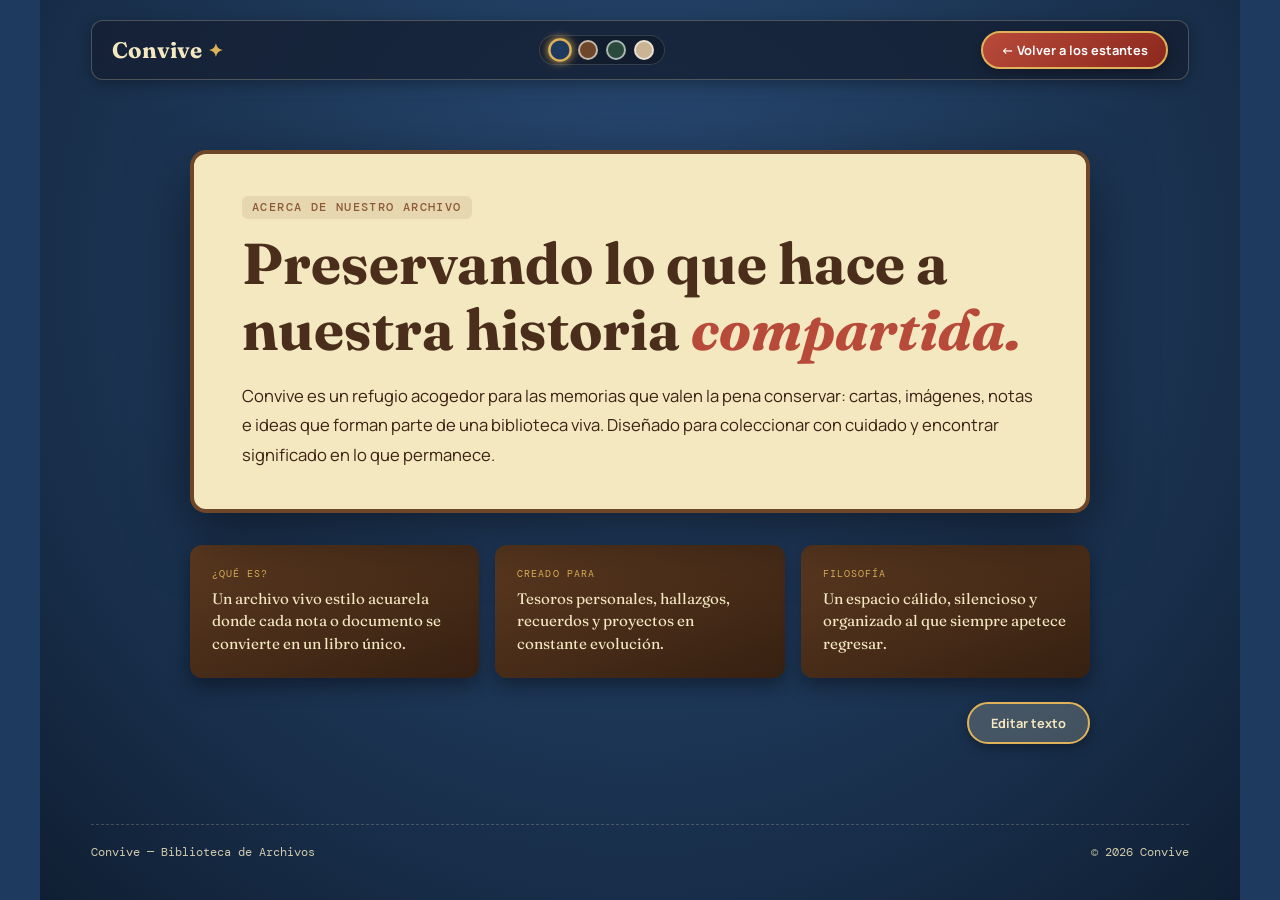
<file: about.html>
<!doctype html>
<html lang="es">
<head>
  <meta charset="utf-8" />
  <meta name="viewport" content="width=device-width, initial-scale=1" />
  <title>Acerca de Convive — Tu Biblioteca de Archivos</title>
  <link rel="preconnect" href="https://fonts.googleapis.com">
  <link rel="preconnect" href="https://fonts.gstatic.com" crossorigin>
  <link href="https://fonts.googleapis.com/css2?family=DM+Mono:wght@400;500&family=Fraunces:ital,opsz,wght@0,9..144,400;0,9..144,600;0,9..144,700;1,9..144,400;1,9..144,600&family=Manrope:wght@400;500;600;700&display=swap" rel="stylesheet">
  <style>
    :root {
      --ink: #1b263b;
      --paper-warm: #f4e8c1;
      --paper-muted: #ead9b4;
      --wood-dark: #4a2e1b;
      --wood-medium: #6e472a;
      --gold-foil: #dfb259;
      --wall-bg: #1e3a5f;
      --wall-bg-gradient: radial-gradient(circle at 50% 30%, #284a77 0%, #172d4a 70%, #0f1e33 100%);
    }

    body.theme-navy {
      --wall-bg: #1e3a5f;
      --wall-bg-gradient: radial-gradient(circle at 50% 30%, #294b75 0%, #182e4a 70%, #0f1f33 100%);
    }
    body.theme-amber {
      --wall-bg: #6e472a;
      --wall-bg-gradient: radial-gradient(circle at 50% 30%, #855734 0%, #57371f 70%, #3a2211 100%);
    }
    body.theme-forest {
      --wall-bg: #2a4a3c;
      --wall-bg-gradient: radial-gradient(circle at 50% 30%, #38614f 0%, #203a2e 70%, #12241c 100%);
    }
    body.theme-parchment {
      --wall-bg: #cbb493;
      --wall-bg-gradient: radial-gradient(circle at 50% 30%, #ded1ba 0%, #b8a07c 70%, #8f7756 100%);
      --ink: #2b1f17;
    }

    * { box-sizing: border-box; }

    html, body {
      margin: 0;
      padding: 0;
      font-family: 'Manrope', -apple-system, sans-serif;
      color: var(--paper-warm);
      background: var(--wall-bg);
      min-height: 100vh;
      overflow-x: hidden;
    }

    .page {
      position: relative;
      max-width: 1200px;
      min-height: 100vh;
      margin: 0 auto;
      padding: 20px 4vw 40px;
      background: var(--wall-bg-gradient);
      display: flex;
      flex-direction: column;
      justify-content: space-between;
      transition: background 0.4s ease;
    }

    header {
      display: flex;
      align-items: center;
      justify-content: space-between;
      gap: 16px;
      padding: 10px 20px;
      background: rgba(20, 30, 48, 0.75);
      border: 1px solid rgba(244, 232, 193, 0.25);
      border-radius: 12px;
      box-shadow: 0 4px 16px rgba(0, 0, 0, 0.3);
    }

    .brand {
      font-family: 'Fraunces', serif;
      font-size: 1.4rem;
      font-weight: 700;
      color: var(--paper-warm);
      text-decoration: none;
      display: flex;
      align-items: center;
      gap: 6px;
    }
    .brand span { color: var(--gold-foil); font-size: 1.1rem; }

    .theme-swatches {
      display: flex;
      align-items: center;
      gap: 8px;
      padding: 4px 10px;
      background: rgba(0, 0, 0, 0.25);
      border-radius: 20px;
      border: 1px solid rgba(255, 255, 255, 0.15);
    }
    .swatch {
      width: 20px;
      height: 20px;
      border-radius: 50%;
      border: 2px solid rgba(255, 255, 255, 0.6);
      cursor: pointer;
      padding: 0;
      transition: transform 0.2s ease;
    }
    .swatch:hover, .swatch.active {
      transform: scale(1.18);
      border-color: var(--gold-foil);
      box-shadow: 0 0 8px var(--gold-foil);
    }

    .back-btn {
      border: 2px solid var(--gold-foil);
      border-radius: 999px;
      background: linear-gradient(135deg, #b84a39 0%, #8c281e 100%);
      color: #fff;
      padding: 8px 18px;
      text-decoration: none;
      font-weight: 700;
      font-size: 0.8rem;
      box-shadow: 0 4px 12px rgba(0, 0, 0, 0.3);
      transition: transform 0.2s;
    }
    .back-btn:hover {
      transform: translateY(-2px);
      background: linear-gradient(135deg, #d45743 0%, #a13023 100%);
    }

    main {
      max-width: 900px;
      margin: 40px auto 0;
      width: 100%;
    }

    .hero-card {
      background: var(--paper-warm);
      color: var(--ink);
      border: 4px solid var(--wood-medium);
      border-radius: 16px;
      padding: 40px 48px;
      box-shadow: 0 20px 60px rgba(0, 0, 0, 0.5);
      position: relative;
    }

    .eyebrow {
      display: inline-block;
      font-family: 'DM Mono', monospace;
      font-size: 0.72rem;
      font-weight: 500;
      color: #8c5a36;
      letter-spacing: 0.12em;
      text-transform: uppercase;
      margin-bottom: 12px;
      background: rgba(140, 90, 54, 0.12);
      padding: 4px 10px;
      border-radius: 6px;
    }

    h1 {
      font-family: 'Fraunces', serif;
      font-size: clamp(2.2rem, 4.5vw, 3.6rem);
      line-height: 1.15;
      margin: 0 0 18px;
      color: var(--wood-dark);
    }
    h1 em {
      color: #b84a39;
      font-style: italic;
    }

    .lead {
      font-size: clamp(0.98rem, 1.3vw, 1.15rem);
      line-height: 1.75;
      color: #3b2213;
      margin: 0;
    }

    .details-grid {
      display: grid;
      grid-template-columns: repeat(3, 1fr);
      gap: 16px;
      margin-top: 32px;
    }

    .detail-card {
      background: linear-gradient(160deg, #5c3a21 0%, #362011 100%);
      border: 3px solid var(--wood-border);
      border-radius: 12px;
      padding: 22px;
      color: var(--paper-warm);
      box-shadow: 0 8px 20px rgba(0, 0, 0, 0.4);
      transition: transform 0.2s ease;
    }
    .detail-card:hover {
      transform: translateY(-4px);
    }

    .detail-card label {
      display: block;
      font-family: 'DM Mono', monospace;
      font-size: 0.65rem;
      color: var(--gold-foil);
      letter-spacing: 0.1em;
      text-transform: uppercase;
      margin-bottom: 8px;
    }

    .detail-card p {
      margin: 0;
      font-family: 'Fraunces', serif;
      font-size: 0.95rem;
      line-height: 1.5;
    }

    [contenteditable="true"] {
      outline: 2px dashed var(--gold-foil);
      outline-offset: 4px;
      border-radius: 4px;
      background: rgba(255, 255, 255, 0.2);
    }

    .actions {
      display: flex;
      justify-content: flex-end;
      gap: 12px;
      margin-top: 24px;
    }

    .action-btn {
      border: 2px solid var(--gold-foil);
      border-radius: 999px;
      padding: 10px 22px;
      background: linear-gradient(135deg, #4f825e 0%, #32563d 100%);
      color: #fff;
      font-family: 'Manrope', sans-serif;
      font-weight: 700;
      font-size: 0.8rem;
      cursor: pointer;
      box-shadow: 0 4px 12px rgba(0, 0, 0, 0.3);
      transition: transform 0.2s, background 0.2s;
    }
    .action-btn:hover {
      transform: translateY(-2px);
      background: linear-gradient(135deg, #5f9b71 0%, #3e6a4b 100%);
    }

    .action-btn.secondary {
      background: rgba(244, 232, 193, 0.2);
      border-color: var(--gold-foil);
      color: var(--paper-warm);
    }
    .action-btn.secondary:hover {
      background: rgba(244, 232, 193, 0.35);
    }

    .hidden { display: none !important; }

    footer {
      display: flex;
      align-items: center;
      justify-content: space-between;
      margin-top: 50px;
      padding-top: 20px;
      border-top: 1px dashed rgba(244, 232, 193, 0.25);
      font-family: 'DM Mono', monospace;
      font-size: 0.72rem;
      opacity: 0.85;
    }

    @media (max-width: 768px) {
      .hero-card { padding: 28px 22px; }
      .details-grid { grid-template-columns: 1fr; }
      header { flex-wrap: wrap; }
    }
  </style>
</head>
<body class="theme-navy">
  <div class="page">
    <header>
      <a class="brand" href="index.html">Convive <span>✦</span></a>

      <div class="theme-swatches" aria-label="Cambiar ambiente">
        <button class="swatch active" data-theme="theme-navy" title="Azul Noche" style="background: #1e3a5f;"></button>
        <button class="swatch" data-theme="theme-amber" title="Ámbar Cálido" style="background: #6e472a;"></button>
        <button class="swatch" data-theme="theme-forest" title="Bosque Tranquilo" style="background: #2a4a3c;"></button>
        <button class="swatch" data-theme="theme-parchment" title="Pergamino Suave" style="background: #cbb493;"></button>
      </div>

      <a class="back-btn" href="index.html">← Volver a los estantes</a>
    </header>

    <main>
      <div class="hero-card">
        <span class="eyebrow">Acerca de nuestro archivo</span>
        <h1 data-about-field="title">Preservando lo que hace a nuestra historia <em>compartida.</em></h1>
        <p class="lead" data-about-field="lead">Convive es un refugio acogedor para las memorias que valen la pena conservar: cartas, imágenes, notas e ideas que forman parte de una biblioteca viva. Diseñado para coleccionar con cuidado y encontrar significado en lo que permanece.</p>
      </div>

      <section class="details-grid" aria-label="Información de Convive">
        <div class="detail-card">
          <label>¿Qué es?</label>
          <p data-about-field="detail-1">Un archivo vivo estilo acuarela donde cada nota o documento se convierte en un libro único.</p>
        </div>
        <div class="detail-card">
          <label>Creado para</label>
          <p data-about-field="detail-2">Tesoros personales, hallazgos, recuerdos y proyectos en constante evolución.</p>
        </div>
        <div class="detail-card">
          <label>Filosofía</label>
          <p data-about-field="detail-3">Un espacio cálido, silencioso y organizado al que siempre apetece regresar.</p>
        </div>
      </section>

      <div class="actions">
        <button class="action-btn secondary" id="edit-about">Editar texto</button>
        <button class="action-btn hidden" id="save-about">Guardar cambios 💾</button>
      </div>
    </main>

    <footer>
      <span>Convive — Biblioteca de Archivos</span>
      <span>© 2026 Convive</span>
    </footer>
  </div>

  <script>
    // Paletas de color / Swatches
    document.querySelectorAll('.swatch').forEach(swatch => {
      swatch.addEventListener('click', () => {
        document.querySelectorAll('.swatch').forEach(s => s.classList.remove('active'));
        swatch.classList.add('active');
        document.body.className = swatch.dataset.theme;
      });
    });

    // Persistencia editable
    const fields = [...document.querySelectorAll('[data-about-field]')];
    const editButton = document.querySelector('#edit-about');
    const saveButton = document.querySelector('#save-about');
    const saved = JSON.parse(localStorage.getItem('convive-about-us') || '{}');

    fields.forEach(field => {
      if (saved[field.dataset.aboutField]) {
        field.innerHTML = saved[field.dataset.aboutField];
      }
    });

    function setEditing(isEditing) {
      fields.forEach(field => field.contentEditable = String(isEditing));
      editButton.classList.toggle('hidden', isEditing);
      saveButton.classList.toggle('hidden', !isEditing);
    }

    editButton?.addEventListener('click', () => {
      setEditing(true);
      fields[0].focus();
    });

    saveButton?.addEventListener('click', () => {
      const values = {};
      fields.forEach(field => values[field.dataset.aboutField] = field.innerHTML);
      localStorage.setItem('convive-about-us', JSON.stringify(values));
      setEditing(false);
    });
  </script>
</body>
</html>
</file>
